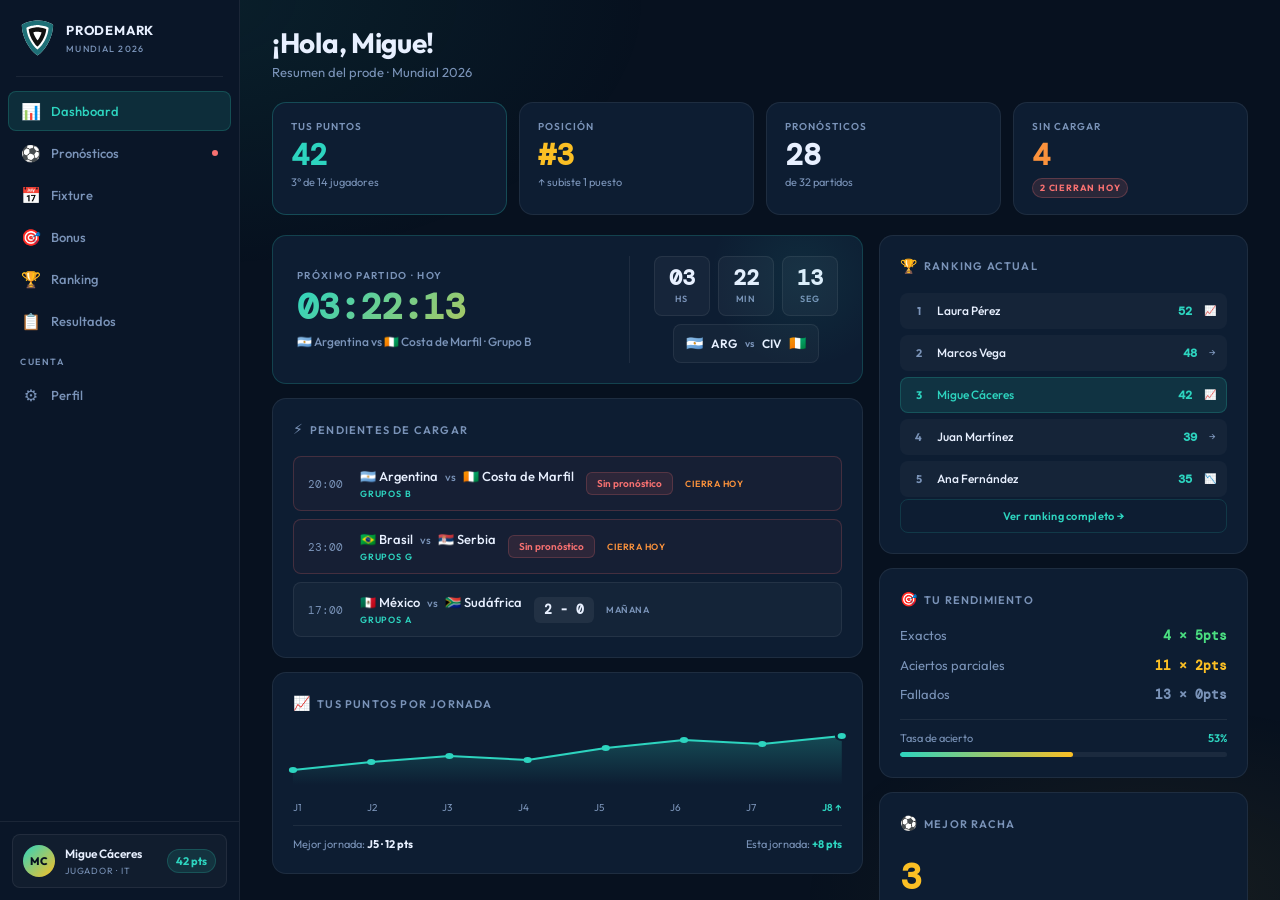
<file: prodemark-layout-mockup.html>
<!DOCTYPE html>
<html lang="es">
<head>
<meta charset="UTF-8"/>
<meta name="viewport" content="width=device-width,initial-scale=1"/>
<title>PRODEMARK 2026 · Layout Mockup</title>
<link rel="preconnect" href="https://fonts.googleapis.com">
<link rel="preconnect" href="https://fonts.gstatic.com" crossorigin>
<link href="https://fonts.googleapis.com/css2?family=Outfit:wght@300;400;500;600;700;800&family=DM+Mono:wght@400;500&display=swap" rel="stylesheet">
<style>
/* ═══════════════════════════════════════
   TOKENS
═══════════════════════════════════════ */
:root {
  --bg:        #07111f;
  --panel:     #0d1d32;
  --panel-2:   #112240;
  --panel-3:   #0a1628;
  --border:    rgba(255,255,255,.07);
  --border-2:  rgba(255,255,255,.12);
  --text:      #e8f0ff;
  --muted:     #7a93b8;
  --accent:    #2dd4bf;
  --accent-dim:rgba(45,212,191,.12);
  --gold:      #fbbf24;
  --gold-dim:  rgba(251,191,36,.12);
  --danger:    #f87171;
  --success:   #4ade80;
  --warn:      #fb923c;
  --purple:    #a78bfa;
  --sidebar-w: 240px;
  --radius:    14px;
  --radius-sm: 8px;
  --shadow:    0 8px 32px rgba(0,0,0,.35);
}

/* ═══════════════════════════════════════
   RESET & BASE
═══════════════════════════════════════ */
*{box-sizing:border-box;margin:0;padding:0}
html,body{height:100%;overflow:hidden}
body{
  font-family:'Outfit',system-ui,sans-serif;
  background:var(--bg);
  color:var(--text);
  font-size:14px;
  line-height:1.5;
}
button{font-family:inherit;cursor:pointer;border:none;background:none;color:inherit}

/* ═══════════════════════════════════════
   BG GLOW (subtle, fijo detrás de todo)
═══════════════════════════════════════ */
body::before{
  content:'';
  position:fixed;inset:0;pointer-events:none;z-index:0;
  background:
    radial-gradient(ellipse 60% 50% at 15% 0%, rgba(45,212,191,.08) 0%, transparent 60%),
    radial-gradient(ellipse 50% 40% at 90% 100%, rgba(251,191,36,.07) 0%, transparent 55%);
}

/* ═══════════════════════════════════════
   APP SHELL
═══════════════════════════════════════ */
.app{
  display:flex;height:100vh;overflow:hidden;
  position:relative;z-index:1;
}

/* ═══════════════════════════════════════
   SIDEBAR
═══════════════════════════════════════ */
.sidebar{
  width:var(--sidebar-w);
  min-width:var(--sidebar-w);
  background:var(--panel-3);
  border-right:1px solid var(--border);
  display:flex;flex-direction:column;
  height:100vh;
  overflow:hidden;
  position:relative;z-index:10;
}

.sidebar-top{
  padding:20px 16px 0;
}

.sidebar-brand{
  display:flex;align-items:center;gap:10px;
  padding:0 4px 20px;
  border-bottom:1px solid var(--border);
}
.sidebar-brand-logo{
  width:36px;height:36px;flex-shrink:0;
  color:var(--accent);
}
.sidebar-brand-logo svg{width:100%;height:100%}
.sidebar-brand-text{min-width:0}
.sidebar-brand-name{
  font-size:13px;font-weight:700;letter-spacing:.8px;
  color:var(--text);white-space:nowrap;
}
.sidebar-brand-sub{
  font-size:9px;color:var(--muted);
  text-transform:uppercase;letter-spacing:1.3px;font-weight:500;
  margin-top:2px;
}

.sidebar-nav{
  padding:14px 8px;flex:1;overflow-y:auto;
  display:flex;flex-direction:column;gap:2px;
}
.nav-item{
  display:flex;align-items:center;gap:10px;
  padding:9px 12px;border-radius:var(--radius-sm);
  font-size:13px;font-weight:500;color:var(--muted);
  transition:all .15s;cursor:pointer;
  border:1px solid transparent;
  position:relative;
}
.nav-item:hover{
  background:rgba(255,255,255,.04);color:var(--text);
}
.nav-item.active{
  background:var(--accent-dim);
  color:var(--accent);
  border-color:rgba(45,212,191,.2);
}
.nav-item .icon{font-size:16px;width:20px;text-align:center;flex-shrink:0}
.nav-item .badge-dot{
  margin-left:auto;
  width:6px;height:6px;border-radius:50%;
  background:var(--danger);flex-shrink:0;
}

.sidebar-section-label{
  font-size:9px;font-weight:600;color:var(--muted);
  text-transform:uppercase;letter-spacing:1.5px;
  padding:12px 12px 4px;
}

.sidebar-bottom{
  padding:12px;
  border-top:1px solid var(--border);
  background:var(--panel-3);
}
.sidebar-user{
  display:flex;align-items:center;gap:10px;
  padding:10px 10px;
  border-radius:var(--radius-sm);
  background:rgba(255,255,255,.03);
  border:1px solid var(--border);
  cursor:pointer;transition:border-color .15s;
}
.sidebar-user:hover{border-color:var(--border-2)}
.sidebar-user .avatar{
  width:32px;height:32px;border-radius:50%;flex-shrink:0;
  background:linear-gradient(135deg,var(--accent),var(--gold));
  color:#07111f;display:flex;align-items:center;justify-content:center;
  font-weight:800;font-size:11px;letter-spacing:.5px;
}
.sidebar-user .info{min-width:0;flex:1}
.sidebar-user .uname{font-size:12px;font-weight:600;color:var(--text);white-space:nowrap;overflow:hidden;text-overflow:ellipsis}
.sidebar-user .urole{font-size:9px;color:var(--muted);text-transform:uppercase;letter-spacing:.8px;margin-top:1px}
.sidebar-user .pts-pill{
  font-size:11px;font-weight:700;color:var(--accent);
  background:var(--accent-dim);padding:3px 8px;border-radius:20px;
  white-space:nowrap;flex-shrink:0;
  border:1px solid rgba(45,212,191,.2);
}

/* ═══════════════════════════════════════
   CONTENT AREA
═══════════════════════════════════════ */
.content{
  flex:1;overflow-y:auto;overflow-x:hidden;
  padding:28px 32px;
  display:flex;flex-direction:column;gap:0;
}

.view{display:none}
.view.active{display:flex;flex-direction:column;gap:20px}

.view-title{
  font-size:28px;font-weight:700;color:var(--text);
  letter-spacing:-.3px;line-height:1.1;
}
.view-sub{font-size:13px;color:var(--muted);margin-top:4px}

/* ═══════════════════════════════════════
   CARDS
═══════════════════════════════════════ */
.card{
  background:var(--panel);
  border:1px solid var(--border);
  border-radius:var(--radius);
  padding:20px;
}
.card-title{
  font-size:11px;font-weight:600;color:var(--muted);
  text-transform:uppercase;letter-spacing:1.2px;
  margin-bottom:16px;display:flex;align-items:center;gap:6px;
}
.card-title .ct-icon{font-size:14px}

/* ═══════════════════════════════════════
   DASHBOARD LAYOUT
═══════════════════════════════════════ */
.dash-grid{
  display:grid;
  grid-template-columns:1fr 1fr 1fr 1fr;
  gap:12px;
}
.dash-grid-wide{
  display:grid;
  grid-template-columns:1.6fr 1fr;
  gap:16px;
  align-items:start;
}

/* Stat card */
.stat-card{
  background:var(--panel);
  border:1px solid var(--border);
  border-radius:var(--radius);
  padding:16px 18px;
  display:flex;flex-direction:column;gap:4px;
  transition:border-color .2s;
}
.stat-card:hover{border-color:var(--border-2)}
.stat-card .sc-label{
  font-size:10px;font-weight:600;color:var(--muted);
  text-transform:uppercase;letter-spacing:1px;
}
.stat-card .sc-val{
  font-size:30px;font-weight:700;color:var(--text);
  letter-spacing:-.5px;line-height:1;margin-top:2px;
  font-family:'DM Mono',monospace;
}
.stat-card .sc-desc{font-size:11px;color:var(--muted)}
.stat-card.accent{border-color:rgba(45,212,191,.25)}
.stat-card.accent .sc-val{color:var(--accent)}
.stat-card.warn .sc-val{color:var(--warn)}
.stat-card.gold .sc-val{color:var(--gold)}

/* Urgent pill en stat card */
.urgent-pill{
  display:inline-flex;align-items:center;gap:4px;
  font-size:9px;font-weight:700;text-transform:uppercase;letter-spacing:.8px;
  background:rgba(248,113,113,.12);color:var(--danger);
  border:1px solid rgba(248,113,113,.25);
  padding:2px 7px;border-radius:10px;margin-top:4px;width:fit-content;
}
.urgent-pill.ok{
  background:rgba(74,222,128,.1);color:var(--success);
  border-color:rgba(74,222,128,.2);
}

/* ═══════════════════════════════════════
   COUNTDOWN BANNER
═══════════════════════════════════════ */
.countdown-card{
  background:var(--panel);
  border:1px solid rgba(45,212,191,.2);
  border-radius:var(--radius);
  padding:20px 24px;
  display:flex;align-items:center;gap:24px;
  position:relative;overflow:hidden;
}
.countdown-card::before{
  content:'';position:absolute;
  top:-60px;right:-40px;
  width:200px;height:200px;
  background:radial-gradient(circle,rgba(45,212,191,.08),transparent 65%);
  pointer-events:none;
}
.cd-left{flex:1;min-width:0}
.cd-label{font-size:10px;font-weight:600;color:var(--muted);text-transform:uppercase;letter-spacing:1.3px}
.cd-value{
  font-size:36px;font-weight:700;
  background:linear-gradient(135deg,var(--accent),var(--gold));
  -webkit-background-clip:text;-webkit-text-fill-color:transparent;
  background-clip:text;
  letter-spacing:-1px;line-height:1.1;margin-top:4px;
  font-family:'DM Mono',monospace;
}
.cd-info{font-size:12px;color:var(--muted);margin-top:6px;font-weight:500}
.cd-right{
  display:flex;flex-direction:column;align-items:center;gap:8px;
  border-left:1px solid var(--border);padding-left:24px;
}
.cd-timer-boxes{display:flex;gap:8px}
.cd-box{
  background:rgba(255,255,255,.04);border:1px solid var(--border);
  border-radius:var(--radius-sm);padding:10px 14px;text-align:center;min-width:52px;
}
.cd-box .n{font-size:22px;font-weight:700;color:var(--text);font-family:'DM Mono',monospace;line-height:1}
.cd-box .u{font-size:9px;color:var(--muted);text-transform:uppercase;letter-spacing:.8px;margin-top:3px;font-weight:600}
.cd-match-preview{
  font-size:11px;color:var(--muted);text-align:center;
  background:rgba(255,255,255,.03);border:1px solid var(--border);
  border-radius:var(--radius-sm);padding:8px 12px;
  display:flex;align-items:center;gap:8px;white-space:nowrap;
}
.cd-match-preview .flag{font-size:14px}
.cd-match-preview .vs{color:var(--muted);font-size:10px;font-weight:600}

/* ═══════════════════════════════════════
   SPARKLINE CARD
═══════════════════════════════════════ */
.sparkline-wrap{position:relative;margin-top:4px}
.sparkline-wrap svg{width:100%;height:60px;overflow:visible}
.spark-label-row{
  display:flex;justify-content:space-between;
  font-size:10px;color:var(--muted);margin-top:4px;
}

/* ═══════════════════════════════════════
   PRÓXIMAS URGENTES (compactas)
═══════════════════════════════════════ */
.urgent-list{display:flex;flex-direction:column;gap:8px}
.urgent-item{
  display:flex;align-items:center;gap:12px;
  padding:10px 14px;
  background:rgba(255,255,255,.03);
  border:1px solid var(--border);
  border-radius:var(--radius-sm);
  transition:border-color .15s;
  cursor:pointer;
}
.urgent-item:hover{border-color:var(--border-2)}
.urgent-item.sin-pred{border-color:rgba(248,113,113,.2);background:rgba(248,113,113,.04)}
.urgent-item .ui-time{
  font-family:'DM Mono',monospace;font-size:11px;
  color:var(--muted);min-width:40px;
}
.urgent-item .ui-teams{flex:1;font-size:13px;font-weight:500;color:var(--text)}
.urgent-item .ui-teams .vs{color:var(--muted);font-size:11px;margin:0 4px}
.urgent-item .ui-fase{
  font-size:9px;font-weight:600;text-transform:uppercase;
  letter-spacing:.8px;color:var(--accent);
}
.urgent-item .ui-pred{
  font-family:'DM Mono',monospace;font-size:13px;font-weight:600;
  color:var(--text);background:rgba(255,255,255,.06);
  padding:3px 10px;border-radius:6px;
}
.urgent-item .ui-pred.empty{
  font-size:10px;font-family:'Outfit',sans-serif;
  color:var(--danger);background:rgba(248,113,113,.1);
  border:1px solid rgba(248,113,113,.2);padding:3px 10px;
}
.urgent-item .ui-close{
  font-size:9px;color:var(--warn);font-weight:600;
  text-transform:uppercase;letter-spacing:.5px;
  white-space:nowrap;
}

/* ═══════════════════════════════════════
   MINI RANKING (sidebar panel)
═══════════════════════════════════════ */
.mini-rank{display:flex;flex-direction:column;gap:6px}
.mini-rank-row{
  display:flex;align-items:center;gap:10px;
  padding:8px 10px;border-radius:var(--radius-sm);
  background:rgba(255,255,255,.03);
  border:1px solid transparent;
}
.mini-rank-row.me{
  background:var(--accent-dim);
  border-color:rgba(45,212,191,.2);
}
.mini-rank-row .pos{
  font-size:11px;font-weight:700;color:var(--muted);
  min-width:16px;text-align:center;
}
.mini-rank-row.me .pos{color:var(--accent)}
.mini-rank-row .rname{flex:1;font-size:12px;font-weight:500;color:var(--text)}
.mini-rank-row .rpts{
  font-family:'DM Mono',monospace;font-size:12px;
  font-weight:600;color:var(--accent);
}
.mini-rank-row .trend{font-size:10px;margin-left:2px}
.see-all{
  font-size:11px;color:var(--accent);text-align:center;
  padding:8px;border-radius:var(--radius-sm);cursor:pointer;
  border:1px solid rgba(45,212,191,.15);
  transition:background .15s;margin-top:2px;
  font-weight:600;letter-spacing:.3px;
}
.see-all:hover{background:var(--accent-dim)}

/* ═══════════════════════════════════════
   PRONÓSTICOS VIEW
═══════════════════════════════════════ */
.filter-strip{
  display:flex;align-items:center;gap:8px;flex-wrap:wrap;
  padding:14px 16px;
  background:var(--panel);border:1px solid var(--border);
  border-radius:var(--radius);
}
.filter-label-text{
  font-size:10px;font-weight:600;color:var(--muted);
  text-transform:uppercase;letter-spacing:1px;
  white-space:nowrap;margin-right:4px;
}
.chip{
  padding:5px 12px;
  background:rgba(255,255,255,.04);
  border:1px solid var(--border);
  border-radius:20px;font-size:12px;font-weight:500;
  color:var(--muted);cursor:pointer;transition:all .15s;
  white-space:nowrap;
}
.chip:hover{background:rgba(255,255,255,.08);color:var(--text);border-color:var(--border-2)}
.chip.active{background:var(--accent-dim);color:var(--accent);border-color:rgba(45,212,191,.3)}
.filter-sep{width:1px;height:20px;background:var(--border);flex-shrink:0}

.match-grid{
  display:grid;
  grid-template-columns:1fr 1fr;
  gap:10px;
}

.match-card{
  background:var(--panel);border:1px solid var(--border);
  border-radius:var(--radius);padding:14px 16px;
  display:flex;flex-direction:column;gap:12px;
  transition:all .2s;
}
.match-card:hover{border-color:var(--border-2);transform:translateY(-1px);box-shadow:var(--shadow)}
.match-card.sin-pred{border-color:rgba(248,113,113,.2)}
.match-card.exact{border-color:rgba(45,212,191,.3);background:rgba(45,212,191,.04)}
.match-card.partial{border-color:rgba(251,191,36,.2)}

.mc-top{display:flex;align-items:center;justify-content:space-between}
.mc-meta{display:flex;align-items:center;gap:6px}
.mc-fase{
  font-size:9px;font-weight:700;text-transform:uppercase;
  letter-spacing:.8px;color:var(--accent);
  background:var(--accent-dim);padding:2px 7px;border-radius:10px;
  border:1px solid rgba(45,212,191,.2);
}
.mc-time{
  font-family:'DM Mono',monospace;font-size:11px;color:var(--muted);font-weight:500;
}
.mc-status{
  font-size:9px;font-weight:700;text-transform:uppercase;
  letter-spacing:.5px;padding:3px 8px;border-radius:10px;
}
.mc-status.abierto{background:rgba(74,222,128,.1);color:var(--success);border:1px solid rgba(74,222,128,.2)}
.mc-status.cerrando{background:rgba(251,191,36,.1);color:var(--warn);border:1px solid rgba(251,191,36,.2)}
.mc-status.cerrado{background:rgba(122,147,184,.08);color:var(--muted);border:1px solid var(--border)}
.mc-status.jugado{background:rgba(167,139,250,.1);color:var(--purple);border:1px solid rgba(167,139,250,.2)}

.mc-teams{
  display:grid;grid-template-columns:1fr auto 1fr;
  gap:10px;align-items:center;
}
.mc-team{font-size:13px;font-weight:600;color:var(--text)}
.mc-team.local{text-align:right}
.mc-score-wrap{
  display:flex;gap:4px;align-items:center;
  background:rgba(255,255,255,.04);
  border:1px solid var(--border);
  border-radius:8px;padding:6px 8px;
}
.mc-score-wrap.exact-bg{background:rgba(45,212,191,.1);border-color:rgba(45,212,191,.3)}
.mc-score-wrap.partial-bg{background:rgba(251,191,36,.08);border-color:rgba(251,191,36,.25)}
.mc-input{
  width:38px;height:34px;
  background:rgba(255,255,255,.06);
  border:1px solid var(--border);
  border-radius:6px;
  font-family:'DM Mono',monospace;font-size:16px;font-weight:600;
  text-align:center;color:var(--text);
}
.mc-div{font-family:'DM Mono',monospace;color:var(--muted);font-size:14px}
.mc-result-display{
  font-family:'DM Mono',monospace;font-size:20px;font-weight:700;
  color:var(--text);letter-spacing:2px;
  padding:4px 14px;background:rgba(255,255,255,.08);
  border:1px solid var(--border);border-radius:8px;
}

.mc-bottom{display:flex;align-items:center;justify-content:space-between}
.mc-deadline{font-size:10px;color:var(--muted)}
.mc-pts{
  font-size:11px;font-weight:700;
  padding:3px 10px;border-radius:10px;
  background:rgba(45,212,191,.12);color:var(--accent);
  border:1px solid rgba(45,212,191,.2);
}
.mc-pts.full{background:rgba(74,222,128,.12);color:var(--success);border-color:rgba(74,222,128,.2)}
.mc-pts.partial{background:rgba(251,191,36,.1);color:var(--gold);border-color:rgba(251,191,36,.2)}
.mc-pts.zero{background:rgba(122,147,184,.08);color:var(--muted);border-color:var(--border)}
.mc-no-pred{
  font-size:10px;font-weight:600;color:var(--danger);
  text-transform:uppercase;letter-spacing:.5px;
  padding:3px 10px;border-radius:10px;
  background:rgba(248,113,113,.1);border:1px solid rgba(248,113,113,.2);
}

/* ═══════════════════════════════════════
   RANKING VIEW
═══════════════════════════════════════ */
.podium-row{
  display:grid;grid-template-columns:1fr 1.15fr 1fr;
  gap:12px;align-items:end;margin-bottom:4px;
}
.podium-card{
  border-radius:var(--radius);padding:18px 14px;text-align:center;
  border:1px solid var(--border);background:var(--panel);
  position:relative;overflow:hidden;
}
.podium-card::before{
  content:'';position:absolute;top:0;left:0;right:0;
  height:3px;
}
.podium-card.gold::before{background:linear-gradient(90deg,var(--gold),transparent)}
.podium-card.silver::before{background:linear-gradient(90deg,#c0c0c0,transparent)}
.podium-card.bronze::before{background:linear-gradient(90deg,#cd7f32,transparent)}
.podium-card .medal{font-size:28px;margin-bottom:8px}
.podium-card .pname{font-size:13px;font-weight:600;color:var(--text)}
.podium-card .parea{font-size:10px;color:var(--muted);text-transform:uppercase;letter-spacing:.5px;margin-top:2px}
.podium-card .ppts{font-size:26px;font-weight:700;margin-top:10px;font-family:'DM Mono',monospace}
.podium-card.gold .ppts{color:var(--gold)}
.podium-card.silver .ppts{color:#c0c0c0}
.podium-card.bronze .ppts{color:#cd7f32}

.rank-table{display:flex;flex-direction:column;gap:6px}
.rank-row{
  display:flex;align-items:center;gap:14px;
  padding:12px 16px;
  background:var(--panel);border:1px solid var(--border);
  border-radius:var(--radius-sm);
  transition:border-color .15s;
}
.rank-row.me{background:var(--accent-dim);border-color:rgba(45,212,191,.25)}
.rank-row .rpos{font-size:16px;font-weight:700;color:var(--muted);min-width:24px;text-align:center}
.rank-row.me .rpos{color:var(--accent)}
.rank-row .ravatar{
  width:32px;height:32px;border-radius:50%;flex-shrink:0;
  background:linear-gradient(135deg,var(--accent),var(--gold));
  color:#07111f;display:flex;align-items:center;justify-content:center;
  font-weight:800;font-size:11px;
}
.rank-row .rinfo{flex:1;min-width:0}
.rank-row .rname{font-size:13px;font-weight:600;color:var(--text)}
.rank-row .rarea{font-size:10px;color:var(--muted);text-transform:uppercase;letter-spacing:.5px;margin-top:1px}
.rank-row .rpts{font-family:'DM Mono',monospace;font-size:18px;font-weight:700;color:var(--accent)}
.rank-row .rdiff{font-size:11px;color:var(--muted);text-align:right}
.rank-row .rtend{font-size:13px;margin-left:4px}

/* ═══════════════════════════════════════
   MOBILE NAV (bottom)
═══════════════════════════════════════ */
.mobile-nav{display:none}

/* ═══════════════════════════════════════
   RESPONSIVE
═══════════════════════════════════════ */
@media(max-width:900px){
  :root{--sidebar-w:0px}
  html,body{overflow:auto}
  .app{flex-direction:column;height:auto}
  .sidebar{display:none}
  .content{padding:16px 14px 80px;overflow:visible}
  .dash-grid{grid-template-columns:1fr 1fr}
  .dash-grid-wide{grid-template-columns:1fr}
  .match-grid{grid-template-columns:1fr}
  .countdown-card{flex-direction:column;align-items:flex-start}
  .cd-right{border-left:none;border-top:1px solid var(--border);padding-left:0;padding-top:14px;width:100%}
  .cd-timer-boxes{justify-content:flex-start}
  .podium-row{grid-template-columns:1fr}
  .mobile-nav{
    display:flex;position:fixed;bottom:0;left:0;right:0;
    background:var(--panel-3);border-top:1px solid var(--border);
    padding:8px 8px 16px;gap:4px;z-index:100;
  }
  .mobile-nav button{
    flex:1;display:flex;flex-direction:column;align-items:center;gap:3px;
    padding:6px 4px;border-radius:8px;
    font-size:9px;font-weight:600;color:var(--muted);
    text-transform:uppercase;letter-spacing:.5px;
    transition:all .15s;
  }
  .mobile-nav button.active{color:var(--accent)}
  .mobile-nav button .icon{font-size:18px}
}
</style>
</head>
<body>

<div class="app">

  <!-- ══════════ SIDEBAR ══════════ -->
  <aside class="sidebar">
    <div class="sidebar-top">
      <div class="sidebar-brand">
        <div class="sidebar-brand-logo">
          <!--
            Logo Petromark — 3 capas con colores reales:
            1) blanco base (rellena el escudo → crea la banda separadora)
            2) teal exterior con sub-path como hueco (evenodd)
            3) negro interior con sub-path símbolo V como hueco (evenodd)
          -->
          <svg viewBox="0 0 483 516" xmlns="http://www.w3.org/2000/svg">
            <g transform="translate(0,516) scale(0.1,-0.1)">
              <!-- Capa 1: blanco — base del escudo completo -->
              <path fill="#FFFFFF"
                d="M2096 5079 c-676 -37 -1328 -223 -1881 -537 -122 -69 -115 -57 -115 -193 0 -553 169 -1282 450 -1944 49 -116 239 -505 300 -615 372 -668 847 -1238 1341 -1610 86 -64 128 -90 148 -90 53 0 275 177 521 415 249 241 432 457 636 750 65 93 274 421 274 430 0 2 22 42 49 89 69 119 219 418 280 559 291 671 445 1294 477 1938 10 194 9 198 -79 252 -153 95 -436 227 -657 305 -425 150 -813 227 -1275 252 -209 11 -250 11 -469 -1z"/>
              <!-- Capa 2: teal — anillo exterior (evenodd deja hueco hacia el blanco) -->
              <path fill="#1E6F76" fill-rule="evenodd"
                d="M2096 5079 c-676 -37 -1328 -223 -1881 -537 -122 -69 -115 -57 -115 -193 0 -553 169 -1282 450 -1944 49 -116 239 -505 300 -615 372 -668 847 -1238 1341 -1610 86 -64 128 -90 148 -90 53 0 275 177 521 415 249 241 432 457 636 750 65 93 274 421 274 430 0 2 22 42 49 89 69 119 219 418 280 559 291 671 445 1294 477 1938 10 194 9 198 -79 252 -153 95 -436 227 -657 305 -425 150 -813 227 -1275 252 -209 11 -250 11 -469 -1z m545 -659 c247 -25 594 -97 799 -167 151 -50 455 -181 475 -203 15 -17 16 -29 6 -127 -16 -150 -48 -347 -78 -478 -14 -60 -31 -138 -38 -171 -7 -34 -31 -117 -53 -185 -188 -587 -454 -1099 -802 -1545 -102 -132 -128 -161 -295 -332 -129 -132 -291 -272 -316 -272 -18 0 -148 108 -269 224 -346 333 -660 788 -901 1306 -103 222 -127 282 -204 516 -105 314 -167 597 -199 904 -17 157 -15 163 60 197 276 124 452 186 691 243 219 51 347 73 563 93 85 9 467 6 561 -3z"/>
              <!-- Capa 3: negro — escudo interior (evenodd deja símbolo V en blanco) -->
              <path fill="#111111" fill-rule="evenodd"
                d="M2004 4099 c-253 -24 -634 -125 -851 -224 -87 -40 -84 -27 -48 -230 35 -200 97 -454 148 -600 47 -136 176 -441 237 -560 34 -66 73 -142 87 -170 62 -122 262 -418 391 -581 133 -168 335 -364 375 -364 39 0 263 227 416 421 80 102 265 378 310 462 15 29 57 108 94 177 193 365 347 817 416 1226 31 177 30 179 -26 208 -71 35 -312 120 -443 154 -147 39 -307 69 -439 82 -118 11 -546 11 -667 -1z m626 -644 c144 -17 280 -41 291 -52 10 -10 -56 -216 -110 -346 -59 -141 -176 -376 -246 -495 -79 -135 -207 -316 -225 -319 -14 -3 -150 191 -233 332 -145 247 -347 715 -347 805 0 26 4 29 48 39 43 9 228 35 312 44 95 10 398 6 510 -8z"/>
            </g>
          </svg>
        </div>
        <div class="sidebar-brand-text">
          <div class="sidebar-brand-name">PRODEMARK</div>
          <div class="sidebar-brand-sub">Mundial 2026</div>
        </div>
      </div>
    </div>

    <nav class="sidebar-nav">
      <button class="nav-item active" onclick="showView('dashboard',this)">
        <span class="icon">📊</span> Dashboard
      </button>
      <button class="nav-item" onclick="showView('pronosticos',this)">
        <span class="icon">⚽</span> Pronósticos
        <span class="badge-dot"></span>
      </button>
      <button class="nav-item" onclick="showView('fixture',this)">
        <span class="icon">📅</span> Fixture
      </button>
      <button class="nav-item" onclick="showView('bonus',this)">
        <span class="icon">🎯</span> Bonus
      </button>
      <button class="nav-item" onclick="showView('ranking',this)">
        <span class="icon">🏆</span> Ranking
      </button>
      <button class="nav-item" onclick="showView('resultados',this)">
        <span class="icon">📋</span> Resultados
      </button>

      <div class="sidebar-section-label">Cuenta</div>
      <button class="nav-item" onclick="showView('perfil',this)">
        <span class="icon">⚙️</span> Perfil
      </button>
    </nav>

    <div class="sidebar-bottom">
      <div class="sidebar-user">
        <div class="avatar">MC</div>
        <div class="info">
          <div class="uname">Migue Cáceres</div>
          <div class="urole">Jugador · IT</div>
        </div>
        <div class="pts-pill">42 pts</div>
      </div>
    </div>
  </aside>

  <!-- ══════════ CONTENT ══════════ -->
  <main class="content">

    <!-- ─────────── DASHBOARD ─────────── -->
    <section class="view active" id="view-dashboard">

      <div>
        <h1 class="view-title">¡Hola, Migue!</h1>
        <p class="view-sub">Resumen del prode · Mundial 2026</p>
      </div>

      <!-- Stats row -->
      <div class="dash-grid">
        <div class="stat-card accent">
          <div class="sc-label">Tus puntos</div>
          <div class="sc-val">42</div>
          <div class="sc-desc">3° de 14 jugadores</div>
        </div>
        <div class="stat-card gold">
          <div class="sc-label">Posición</div>
          <div class="sc-val">#3</div>
          <div class="sc-desc">↑ subiste 1 puesto</div>
        </div>
        <div class="stat-card">
          <div class="sc-label">Pronósticos</div>
          <div class="sc-val">28</div>
          <div class="sc-desc">de 32 partidos</div>
        </div>
        <div class="stat-card warn">
          <div class="sc-label">Sin cargar</div>
          <div class="sc-val">4</div>
          <div class="urgent-pill">2 cierran hoy</div>
        </div>
      </div>

      <!-- Countdown + mini ranking -->
      <div class="dash-grid-wide">
        <div style="display:flex;flex-direction:column;gap:14px">

          <!-- Countdown -->
          <div class="countdown-card">
            <div class="cd-left">
              <div class="cd-label">Próximo partido · Hoy</div>
              <div class="cd-value">03:22:14</div>
              <div class="cd-info">🇦🇷 Argentina vs 🇨🇮 Costa de Marfil · Grupo B</div>
            </div>
            <div class="cd-right">
              <div class="cd-timer-boxes">
                <div class="cd-box"><div class="n">03</div><div class="u">hs</div></div>
                <div class="cd-box"><div class="n">22</div><div class="u">min</div></div>
                <div class="cd-box"><div class="n">14</div><div class="u">seg</div></div>
              </div>
              <div class="cd-match-preview">
                <span class="flag">🇦🇷</span>
                <span style="color:var(--text);font-weight:600;font-size:12px">ARG</span>
                <span class="vs">vs</span>
                <span style="color:var(--text);font-weight:600;font-size:12px">CIV</span>
                <span class="flag">🇨🇮</span>
              </div>
            </div>
          </div>

          <!-- Partidos urgentes hoy -->
          <div class="card">
            <div class="card-title"><span class="ct-icon">⚡</span> Pendientes de cargar</div>
            <div class="urgent-list">
              <div class="urgent-item sin-pred">
                <div class="ui-time">20:00</div>
                <div>
                  <div class="ui-teams">🇦🇷 Argentina <span class="vs">vs</span> 🇨🇮 Costa de Marfil</div>
                  <div class="ui-fase">GRUPOS B</div>
                </div>
                <div class="ui-pred empty">Sin pronóstico</div>
                <div class="ui-close">Cierra hoy</div>
              </div>
              <div class="urgent-item sin-pred">
                <div class="ui-time">23:00</div>
                <div>
                  <div class="ui-teams">🇧🇷 Brasil <span class="vs">vs</span> 🇷🇸 Serbia</div>
                  <div class="ui-fase">GRUPOS G</div>
                </div>
                <div class="ui-pred empty">Sin pronóstico</div>
                <div class="ui-close">Cierra hoy</div>
              </div>
              <div class="urgent-item">
                <div class="ui-time">17:00</div>
                <div>
                  <div class="ui-teams">🇲🇽 México <span class="vs">vs</span> 🇿🇦 Sudáfrica</div>
                  <div class="ui-fase">GRUPOS A</div>
                </div>
                <div class="ui-pred">2 - 0</div>
                <div class="ui-close" style="color:var(--muted)">Mañana</div>
              </div>
            </div>
          </div>

          <!-- Sparkline -->
          <div class="card">
            <div class="card-title"><span class="ct-icon">📈</span> Tus puntos por jornada</div>
            <div class="sparkline-wrap">
              <svg viewBox="0 0 400 60" preserveAspectRatio="none">
                <defs>
                  <linearGradient id="sg" x1="0" x2="0" y1="0" y2="1">
                    <stop offset="0%" stop-color="#2dd4bf" stop-opacity=".25"/>
                    <stop offset="100%" stop-color="#2dd4bf" stop-opacity="0"/>
                  </linearGradient>
                </defs>
                <!-- área rellena -->
                <path d="M0,55 L0,40 L57,32 L114,26 L171,30 L228,18 L285,10 L342,14 L400,6 L400,55 Z" fill="url(#sg)"/>
                <!-- línea -->
                <path d="M0,40 L57,32 L114,26 L171,30 L228,18 L285,10 L342,14 L400,6" fill="none" stroke="#2dd4bf" stroke-width="2" stroke-linecap="round" stroke-linejoin="round"/>
                <!-- puntos -->
                <circle cx="0" cy="40" r="3" fill="#2dd4bf"/>
                <circle cx="57" cy="32" r="3" fill="#2dd4bf"/>
                <circle cx="114" cy="26" r="3" fill="#2dd4bf"/>
                <circle cx="171" cy="30" r="3" fill="#2dd4bf"/>
                <circle cx="228" cy="18" r="3" fill="#2dd4bf"/>
                <circle cx="285" cy="10" r="3" fill="#2dd4bf"/>
                <circle cx="342" cy="14" r="3" fill="#2dd4bf"/>
                <circle cx="400" cy="6" r="4" fill="#2dd4bf" stroke="#0d1d32" stroke-width="2"/>
              </svg>
              <div class="spark-label-row">
                <span>J1</span><span>J2</span><span>J3</span><span>J4</span>
                <span>J5</span><span>J6</span><span>J7</span>
                <span style="color:var(--accent);font-weight:600">J8 ↑</span>
              </div>
            </div>
            <div style="display:flex;justify-content:space-between;margin-top:10px;padding-top:10px;border-top:1px solid var(--border)">
              <div style="font-size:11px;color:var(--muted)">Mejor jornada: <strong style="color:var(--text)">J5 · 12 pts</strong></div>
              <div style="font-size:11px;color:var(--muted)">Esta jornada: <strong style="color:var(--accent)">+8 pts</strong></div>
            </div>
          </div>

        </div>

        <!-- Mini ranking lateral -->
        <div style="display:flex;flex-direction:column;gap:14px">
          <div class="card">
            <div class="card-title"><span class="ct-icon">🏆</span> Ranking actual</div>
            <div class="mini-rank">
              <div class="mini-rank-row"><span class="pos">1</span><span class="rname">Laura Pérez</span><span class="rpts">52</span><span class="trend">📈</span></div>
              <div class="mini-rank-row"><span class="pos">2</span><span class="rname">Marcos Vega</span><span class="rpts">48</span><span class="trend" style="color:var(--muted)">→</span></div>
              <div class="mini-rank-row me"><span class="pos">3</span><span class="rname" style="color:var(--accent)">Migue Cáceres</span><span class="rpts">42</span><span class="trend">📈</span></div>
              <div class="mini-rank-row"><span class="pos">4</span><span class="rname">Juan Martínez</span><span class="rpts">39</span><span class="trend" style="color:var(--muted)">→</span></div>
              <div class="mini-rank-row"><span class="pos">5</span><span class="rname">Ana Fernández</span><span class="rpts">35</span><span class="trend" style="color:var(--danger)">📉</span></div>
            </div>
            <div class="see-all" onclick="showView('ranking',document.querySelector('[onclick*=ranking]'))">Ver ranking completo →</div>
          </div>

          <!-- Stats rápidas de rendimiento -->
          <div class="card">
            <div class="card-title"><span class="ct-icon">🎯</span> Tu rendimiento</div>
            <div style="display:flex;flex-direction:column;gap:10px">
              <div style="display:flex;justify-content:space-between;align-items:center;font-size:13px">
                <span style="color:var(--muted)">Exactos</span>
                <span style="color:var(--success);font-weight:700;font-family:'DM Mono',monospace">4 × 5pts</span>
              </div>
              <div style="display:flex;justify-content:space-between;align-items:center;font-size:13px">
                <span style="color:var(--muted)">Aciertos parciales</span>
                <span style="color:var(--gold);font-weight:700;font-family:'DM Mono',monospace">11 × 2pts</span>
              </div>
              <div style="display:flex;justify-content:space-between;align-items:center;font-size:13px">
                <span style="color:var(--muted)">Fallados</span>
                <span style="color:var(--muted);font-weight:700;font-family:'DM Mono',monospace">13 × 0pts</span>
              </div>
              <div style="margin-top:4px;padding-top:10px;border-top:1px solid var(--border)">
                <div style="display:flex;justify-content:space-between;font-size:11px;color:var(--muted);margin-bottom:6px">
                  <span>Tasa de acierto</span><span style="color:var(--accent);font-weight:600">53%</span>
                </div>
                <!-- barra de progreso -->
                <div style="height:5px;background:rgba(255,255,255,.06);border-radius:3px;overflow:hidden">
                  <div style="height:100%;width:53%;background:linear-gradient(90deg,var(--accent),var(--gold));border-radius:3px"></div>
                </div>
              </div>
            </div>
          </div>

          <div class="card">
            <div class="card-title"><span class="ct-icon">⚽</span> Mejor racha</div>
            <div style="font-size:36px;font-weight:700;color:var(--gold);font-family:'DM Mono',monospace;letter-spacing:-1px">3</div>
            <div style="font-size:12px;color:var(--muted);margin-top:4px">exactos consecutivos</div>
            <div style="font-size:11px;color:var(--muted);margin-top:8px">🍀 Equipo lucky: <strong style="color:var(--text)">🇦🇷 Argentina</strong></div>
          </div>

        </div>
      </div>
    </section>

    <!-- ─────────── PRONÓSTICOS ─────────── -->
    <section class="view" id="view-pronosticos">

      <div>
        <h1 class="view-title">Mis Pronósticos</h1>
        <p class="view-sub">Cargá tus marcadores · Cierre automático a las 00:00 del día del partido</p>
      </div>

      <!-- Filtros -->
      <div class="filter-strip">
        <span class="filter-label-text">Fase:</span>
        <span class="chip active">Todos</span>
        <span class="chip">Grupos</span>
        <span class="chip">16avos</span>
        <span class="chip">Octavos</span>
        <div class="filter-sep"></div>
        <span class="filter-label-text">Grupo:</span>
        <span class="chip">A</span>
        <span class="chip active" style="background:var(--accent-dim);color:var(--accent);border-color:rgba(45,212,191,.3)">B</span>
        <span class="chip">C</span>
        <span class="chip">D</span>
        <span class="chip">E</span>
        <div class="filter-sep"></div>
        <span class="filter-label-text">Día:</span>
        <span class="chip">11 jun</span>
        <span class="chip active" style="background:var(--accent-dim);color:var(--accent);border-color:rgba(45,212,191,.3)">12 jun</span>
        <span class="chip">13 jun</span>
      </div>

      <!-- Grid de partidos -->
      <div class="match-grid">
        <!-- abierto con predicción -->
        <div class="match-card">
          <div class="mc-top">
            <div class="mc-meta">
              <span class="mc-fase">Grupo B</span>
              <span class="mc-time">12/06 · 20:00</span>
            </div>
            <span class="mc-status cerrando">⚠ Cierra en 2h</span>
          </div>
          <div class="mc-teams">
            <div class="mc-team local">🇦🇷 Argentina</div>
            <div class="mc-score-wrap">
              <input class="mc-input" value="2" type="number" min="0"/>
              <span class="mc-div">-</span>
              <input class="mc-input" value="0" type="number" min="0"/>
            </div>
            <div class="mc-team">🇨🇮 Costa de Marfil</div>
          </div>
          <div class="mc-bottom">
            <span class="mc-deadline">Cierra hoy 00:00</span>
            <span class="mc-pts">Cargado</span>
          </div>
        </div>

        <!-- sin predicción - urgente -->
        <div class="match-card sin-pred">
          <div class="mc-top">
            <div class="mc-meta">
              <span class="mc-fase">Grupo B</span>
              <span class="mc-time">12/06 · 23:00</span>
            </div>
            <span class="mc-status cerrando">⚠ Cierra en 5h</span>
          </div>
          <div class="mc-teams">
            <div class="mc-team local">🇧🇷 Brasil</div>
            <div class="mc-score-wrap">
              <input class="mc-input" placeholder="?" type="number" min="0"/>
              <span class="mc-div">-</span>
              <input class="mc-input" placeholder="?" type="number" min="0"/>
            </div>
            <div class="mc-team">🇷🇸 Serbia</div>
          </div>
          <div class="mc-bottom">
            <span class="mc-deadline">Cierra hoy 00:00</span>
            <span class="mc-no-pred">Sin cargar</span>
          </div>
        </div>

        <!-- jugado exacto -->
        <div class="match-card exact">
          <div class="mc-top">
            <div class="mc-meta">
              <span class="mc-fase">Grupo C</span>
              <span class="mc-time">10/06 · 16:00</span>
            </div>
            <span class="mc-status jugado">✅ Jugado</span>
          </div>
          <div class="mc-teams">
            <div class="mc-team local">🇫🇷 Francia</div>
            <div class="mc-result-display">2 - 1</div>
            <div class="mc-team">🇩🇪 Alemania</div>
          </div>
          <div class="mc-bottom">
            <span class="mc-deadline">Tu pronóstico: 2-1</span>
            <span class="mc-pts full">🎯 5 pts exacto</span>
          </div>
        </div>

        <!-- jugado parcial -->
        <div class="match-card partial">
          <div class="mc-top">
            <div class="mc-meta">
              <span class="mc-fase">Grupo A</span>
              <span class="mc-time">11/06 · 17:00</span>
            </div>
            <span class="mc-status jugado">✅ Jugado</span>
          </div>
          <div class="mc-teams">
            <div class="mc-team local">🇲🇽 México</div>
            <div class="mc-result-display">1 - 0</div>
            <div class="mc-team">🇿🇦 Sudáfrica</div>
          </div>
          <div class="mc-bottom">
            <span class="mc-deadline">Tu pronóstico: 2-0</span>
            <span class="mc-pts partial">🔍 2 pts</span>
          </div>
        </div>

        <!-- abierto sin cargar aún -->
        <div class="match-card">
          <div class="mc-top">
            <div class="mc-meta">
              <span class="mc-fase">Grupo B</span>
              <span class="mc-time">15/06 · 18:00</span>
            </div>
            <span class="mc-status abierto">🟢 Abierto</span>
          </div>
          <div class="mc-teams">
            <div class="mc-team local">🇵🇹 Portugal</div>
            <div class="mc-score-wrap">
              <input class="mc-input" type="number" min="0"/>
              <span class="mc-div">-</span>
              <input class="mc-input" type="number" min="0"/>
            </div>
            <div class="mc-team">🇺🇾 Uruguay</div>
          </div>
          <div class="mc-bottom">
            <span class="mc-deadline">Cierra 15/06 00:00</span>
            <span class="mc-no-pred" style="background:transparent;border:none;color:var(--muted)">Sin cargar</span>
          </div>
        </div>

        <!-- fallado -->
        <div class="match-card">
          <div class="mc-top">
            <div class="mc-meta">
              <span class="mc-fase">Grupo D</span>
              <span class="mc-time">09/06 · 14:00</span>
            </div>
            <span class="mc-status jugado">✅ Jugado</span>
          </div>
          <div class="mc-teams">
            <div class="mc-team local">🇪🇸 España</div>
            <div class="mc-result-display">0 - 0</div>
            <div class="mc-team">🇭🇷 Croacia</div>
          </div>
          <div class="mc-bottom">
            <span class="mc-deadline">Tu pronóstico: 2-1</span>
            <span class="mc-pts zero">❌ 0 pts</span>
          </div>
        </div>
      </div>

    </section>

    <!-- ─────────── RANKING ─────────── -->
    <section class="view" id="view-ranking">
      <div>
        <h1 class="view-title">Ranking</h1>
        <p class="view-sub">14 jugadores · actualizado en tiempo real</p>
      </div>

      <div class="podium-row">
        <div class="podium-card silver" style="order:1">
          <div class="medal">🥈</div>
          <div class="pname">Marcos Vega</div>
          <div class="parea">Operaciones</div>
          <div class="ppts">48</div>
        </div>
        <div class="podium-card gold" style="order:2;padding:24px 14px">
          <div class="medal">🥇</div>
          <div class="pname">Laura Pérez</div>
          <div class="parea">Comercial</div>
          <div class="ppts">52</div>
        </div>
        <div class="podium-card bronze" style="order:3">
          <div class="medal">🥉</div>
          <div class="pname">Migue Cáceres</div>
          <div class="parea">IT</div>
          <div class="ppts">42</div>
        </div>
      </div>

      <div class="rank-table">
        <div class="rank-row me">
          <div class="rpos">3</div>
          <div class="ravatar">MC</div>
          <div class="rinfo">
            <div class="rname">Migue Cáceres <span style="font-size:10px;color:var(--accent)">(vos)</span></div>
            <div class="rarea">IT</div>
          </div>
          <div style="text-align:right">
            <div class="rpts">42</div>
            <div class="rdiff" style="color:var(--success)">+8 esta jornada 📈</div>
          </div>
        </div>
        <div class="rank-row">
          <div class="rpos">4</div>
          <div class="ravatar" style="background:linear-gradient(135deg,#7a93b8,#4a5568)">JM</div>
          <div class="rinfo">
            <div class="rname">Juan Martínez</div>
            <div class="rarea">Operaciones</div>
          </div>
          <div style="text-align:right">
            <div class="rpts">39</div>
            <div class="rdiff">-3 pts del 3°</div>
          </div>
        </div>
        <div class="rank-row">
          <div class="rpos">5</div>
          <div class="ravatar" style="background:linear-gradient(135deg,#a78bfa,#7c3aed)">AF</div>
          <div class="rinfo">
            <div class="rname">Ana Fernández</div>
            <div class="rarea">Administración</div>
          </div>
          <div style="text-align:right">
            <div class="rpts">35</div>
            <div class="rdiff" style="color:var(--danger)">-4 esta jornada 📉</div>
          </div>
        </div>
        <div class="rank-row">
          <div class="rpos">6</div>
          <div class="ravatar" style="background:linear-gradient(135deg,#fb923c,#ea580c)">RG</div>
          <div class="rinfo">
            <div class="rname">Rodrigo García</div>
            <div class="rarea">Operaciones</div>
          </div>
          <div style="text-align:right">
            <div class="rpts">31</div>
            <div class="rdiff">→ sin cambio</div>
          </div>
        </div>
      </div>
    </section>

    <!-- ─────────── VISTAS STUB ─────────── -->
    <section class="view" id="view-fixture">
      <div><h1 class="view-title">Fixture</h1><p class="view-sub">Lista · Posiciones · Eliminatorias</p></div>
      <div class="card" style="padding:40px;text-align:center;color:var(--muted)">
        <div style="font-size:40px;margin-bottom:12px">📅</div>
        <div style="font-size:15px;font-weight:600;color:var(--text)">Vista en construcción</div>
        <div style="font-size:13px;margin-top:6px">Se implementa en el paso de features v3</div>
      </div>
    </section>

    <section class="view" id="view-bonus">
      <div><h1 class="view-title">Bonus Mini-Prode</h1><p class="view-sub">Campeón + 2 finalistas · hasta 40 pts extra</p></div>
      <div class="card" style="padding:40px;text-align:center;color:var(--muted)">
        <div style="font-size:40px;margin-bottom:12px">🎯</div>
        <div style="font-size:15px;font-weight:600;color:var(--text)">Vista en construcción</div>
      </div>
    </section>

    <section class="view" id="view-resultados">
      <div><h1 class="view-title">Resultados</h1><p class="view-sub">Tu historial de pronósticos vs resultados reales</p></div>
      <div class="card" style="padding:40px;text-align:center;color:var(--muted)">
        <div style="font-size:40px;margin-bottom:12px">📋</div>
        <div style="font-size:15px;font-weight:600;color:var(--text)">Vista en construcción</div>
      </div>
    </section>

    <section class="view" id="view-perfil">
      <div><h1 class="view-title">Mi Perfil</h1><p class="view-sub">Datos de cuenta y seguridad</p></div>
      <div class="card" style="padding:40px;text-align:center;color:var(--muted)">
        <div style="font-size:40px;margin-bottom:12px">⚙️</div>
        <div style="font-size:15px;font-weight:600;color:var(--text)">Vista en construcción</div>
      </div>
    </section>

  </main>
</div>

<!-- ══════════ MOBILE NAV ══════════ -->
<div class="mobile-nav">
  <button class="active" onclick="showView('dashboard',this)">
    <span class="icon">📊</span>Dashboard
  </button>
  <button onclick="showView('pronosticos',this)">
    <span class="icon">⚽</span>Pronos
  </button>
  <button onclick="showView('fixture',this)">
    <span class="icon">📅</span>Fixture
  </button>
  <button onclick="showView('ranking',this)">
    <span class="icon">🏆</span>Ranking
  </button>
  <button onclick="showView('perfil',this)">
    <span class="icon">⚙️</span>Perfil
  </button>
</div>

<script>
function showView(name, triggerEl) {
  document.querySelectorAll('.view').forEach(v => v.classList.remove('active'));
  const target = document.getElementById('view-' + name);
  if(target) target.classList.add('active');

  // sidebar nav
  document.querySelectorAll('.sidebar .nav-item').forEach(el => el.classList.remove('active'));
  // mobile nav
  document.querySelectorAll('.mobile-nav button').forEach(el => el.classList.remove('active'));

  if(triggerEl) {
    triggerEl.classList.add('active');
    // Si es sidebar item, marcar también el mobile
    const mobileBtn = document.querySelector(`.mobile-nav button[onclick*="${name}"]`);
    if(mobileBtn) mobileBtn.classList.add('active');
  }

  // Scroll al top del content
  document.querySelector('.content').scrollTop = 0;
}

// Countdown tick
function tickCountdown() {
  const el = document.querySelector('.cd-value');
  const boxes = document.querySelectorAll('.cd-box .n');
  if(!el || boxes.length < 3) return;
  let [h,m,s] = el.textContent.split(':').map(Number);
  if(s > 0) s--;
  else { s = 59; if(m > 0) m--; else { m = 59; if(h > 0) h--; } }
  el.textContent = String(h).padStart(2,'0') + ':' + String(m).padStart(2,'0') + ':' + String(s).padStart(2,'0');
  if(boxes.length >= 3) {
    boxes[0].textContent = String(h).padStart(2,'0');
    boxes[1].textContent = String(m).padStart(2,'0');
    boxes[2].textContent = String(s).padStart(2,'0');
  }
}
setInterval(tickCountdown, 1000);
</script>
</body>
</html>
</file>
